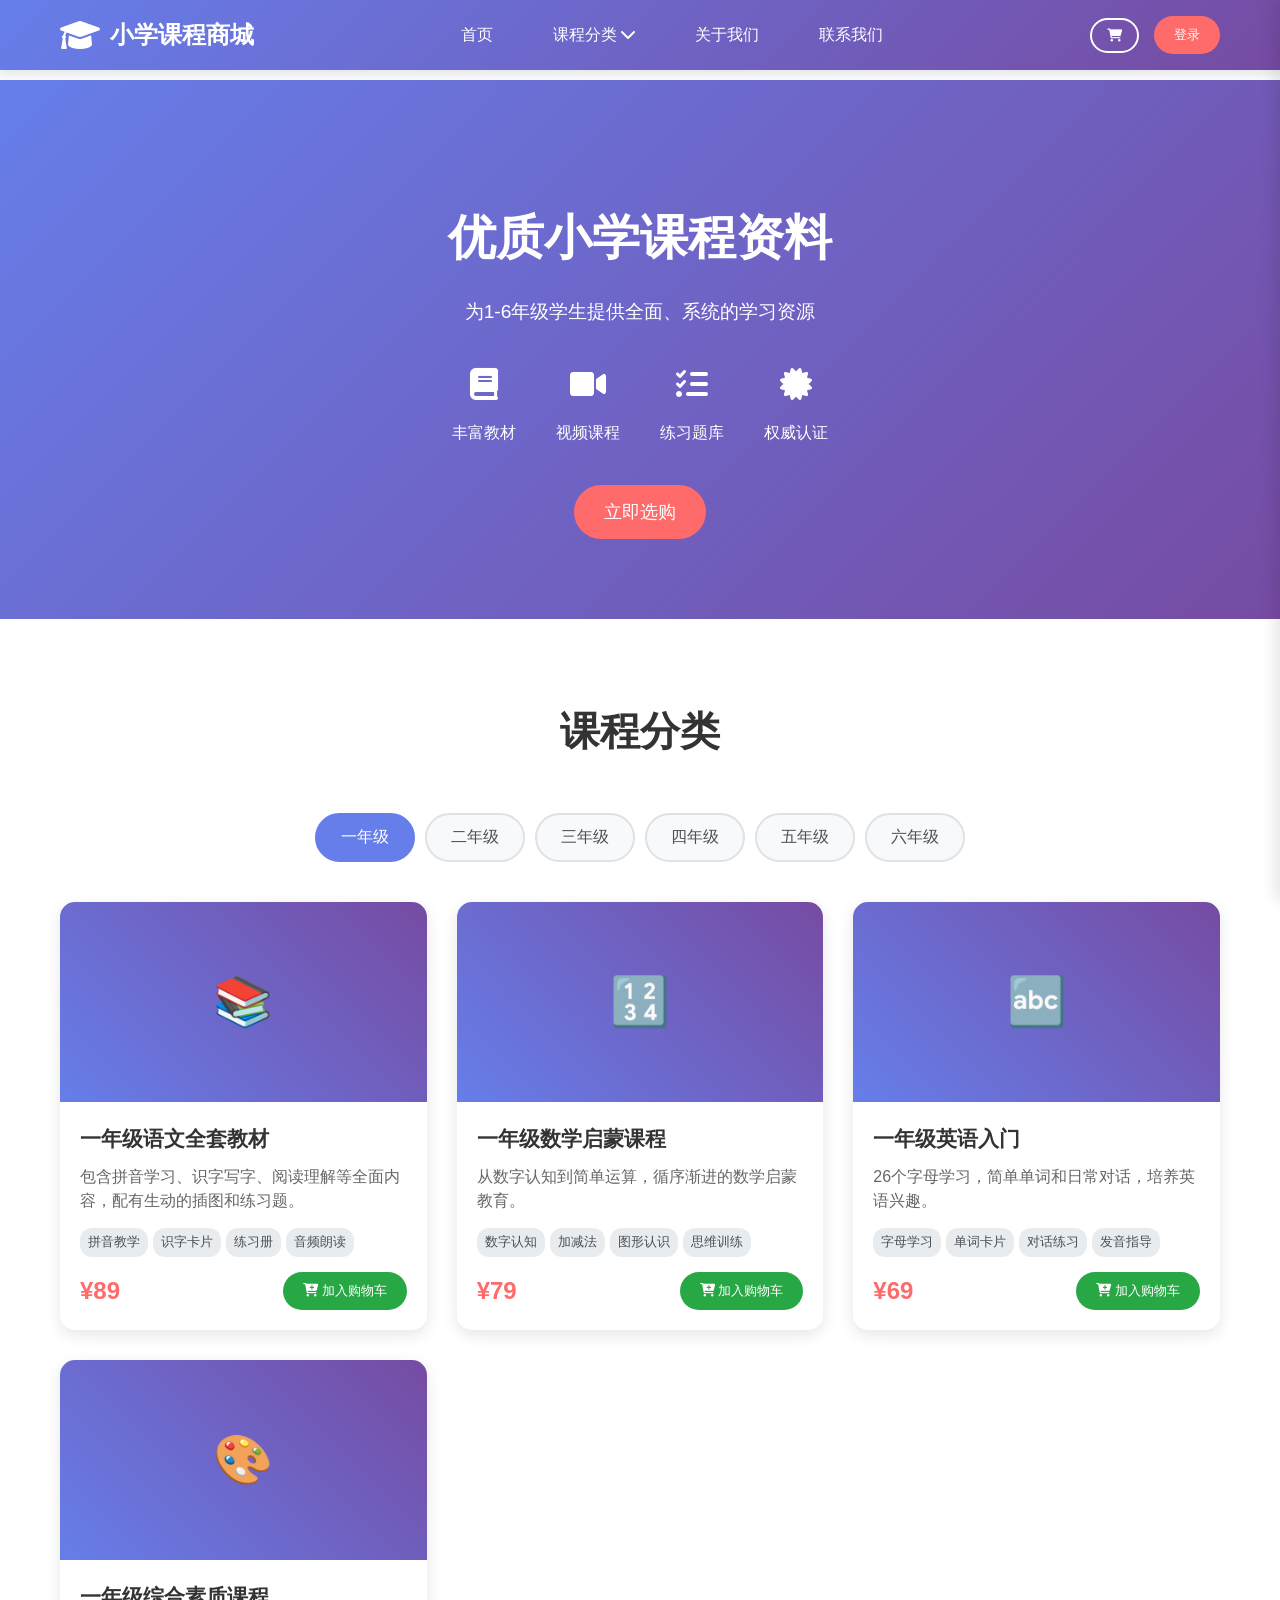
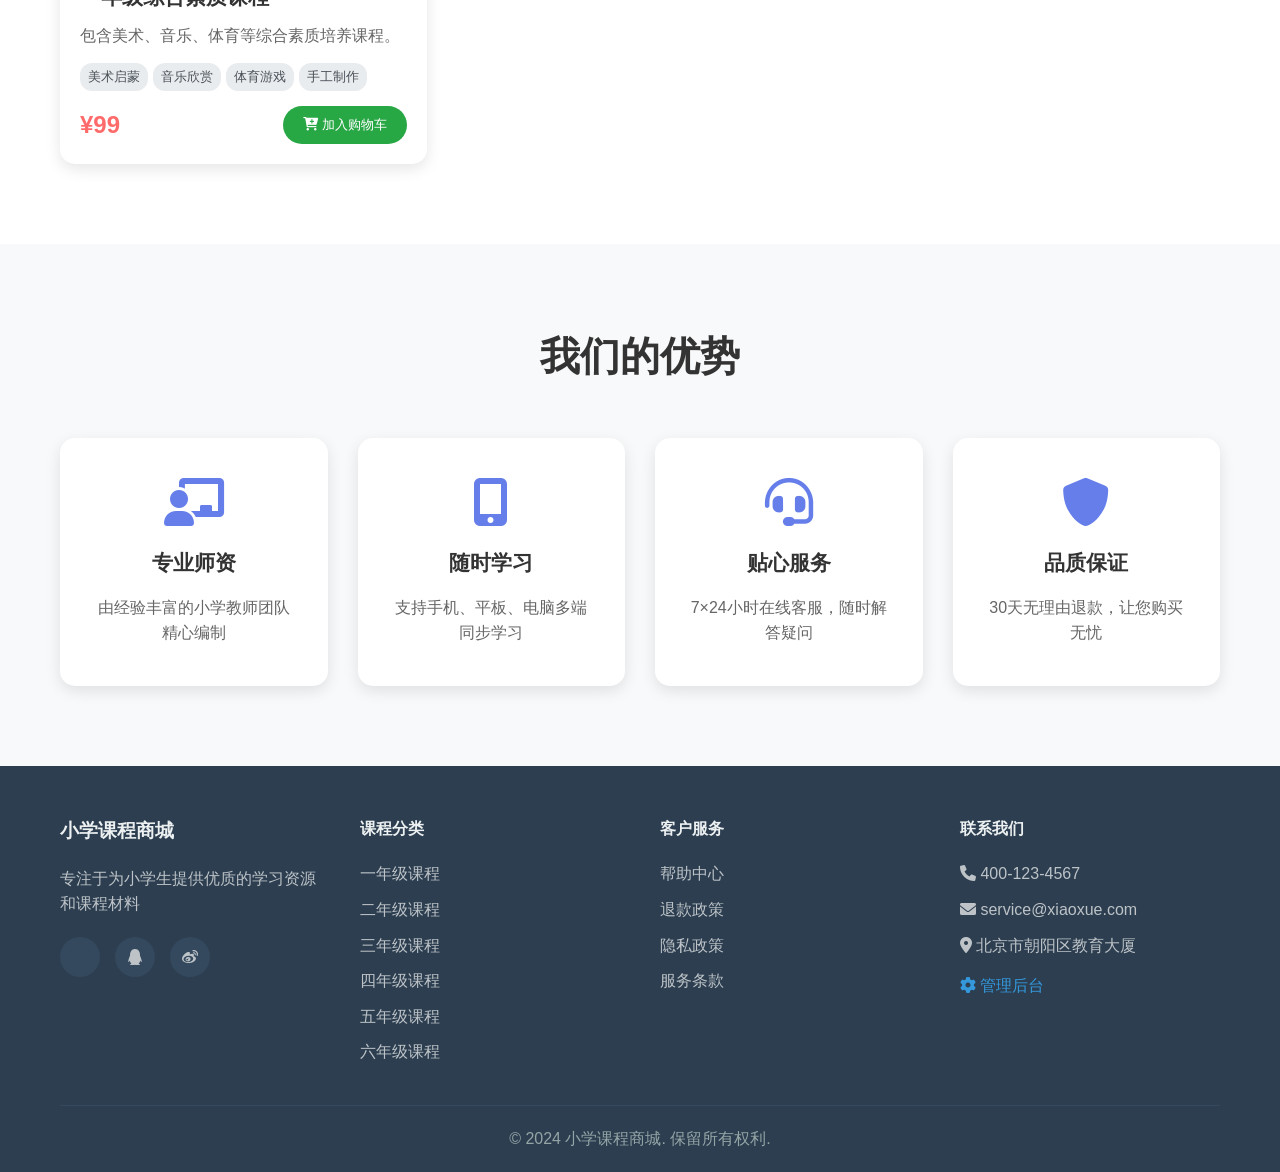
<file: index.html>
<!DOCTYPE html>
<html lang="zh-CN">
<head>
    <meta charset="UTF-8">
    <meta name="viewport" content="width=device-width, initial-scale=1.0">
    <title>小学课程资料商城 - 1-6年级优质教学资源</title>
    <link rel="stylesheet" href="css/style.css">
    <link rel="stylesheet" href="https://cdnjs.cloudflare.com/ajax/libs/font-awesome/6.0.0/css/all.min.css">
</head>
<body>
    <!-- 导航栏 -->
    <nav class="navbar">
        <div class="nav-container">
            <div class="nav-logo">
                <i class="fas fa-graduation-cap"></i>
                <span>小学课程商城</span>
            </div>
            <ul class="nav-menu">
                <li><a href="#home">首页</a></li>
                <li class="dropdown">
                    <a href="#courses">课程分类 <i class="fas fa-chevron-down"></i></a>
                    <div class="dropdown-content">
                        <a href="#grade1">一年级</a>
                        <a href="#grade2">二年级</a>
                        <a href="#grade3">三年级</a>
                        <a href="#grade4">四年级</a>
                        <a href="#grade5">五年级</a>
                        <a href="#grade6">六年级</a>
                    </div>
                </li>
                <li><a href="#about">关于我们</a></li>
                <li><a href="#contact">联系我们</a></li>
            </ul>
            <div class="nav-actions">
                <button class="cart-btn" onclick="toggleCart()">
                    <i class="fas fa-shopping-cart"></i>
                    <span class="cart-count">0</span>
                </button>
                <button class="login-btn" onclick="showLogin()">登录</button>
            </div>
            <div class="hamburger">
                <span></span>
                <span></span>
                <span></span>
            </div>
        </div>
    </nav>

    <!-- 主页横幅 -->
    <section id="home" class="hero">
        <div class="hero-content">
            <h1>优质小学课程资料</h1>
            <p>为1-6年级学生提供全面、系统的学习资源</p>
            <div class="hero-features">
                <div class="feature">
                    <i class="fas fa-book"></i>
                    <span>丰富教材</span>
                </div>
                <div class="feature">
                    <i class="fas fa-video"></i>
                    <span>视频课程</span>
                </div>
                <div class="feature">
                    <i class="fas fa-tasks"></i>
                    <span>练习题库</span>
                </div>
                <div class="feature">
                    <i class="fas fa-certificate"></i>
                    <span>权威认证</span>
                </div>
            </div>
            <button class="cta-btn" onclick="scrollToSection('courses')">立即选购</button>
        </div>
    </section>

    <!-- 课程分类 -->
    <section id="courses" class="courses-section">
        <div class="container">
            <h2>课程分类</h2>
            <div class="grade-tabs">
                <button class="tab-btn active" onclick="showGrade(1)">一年级</button>
                <button class="tab-btn" onclick="showGrade(2)">二年级</button>
                <button class="tab-btn" onclick="showGrade(3)">三年级</button>
                <button class="tab-btn" onclick="showGrade(4)">四年级</button>
                <button class="tab-btn" onclick="showGrade(5)">五年级</button>
                <button class="tab-btn" onclick="showGrade(6)">六年级</button>
            </div>
            
            <div id="courses-grid" class="courses-grid">
                <!-- 课程卡片将通过JavaScript动态生成 -->
            </div>
        </div>
    </section>

    <!-- 特色服务 -->
    <section class="features-section">
        <div class="container">
            <h2>我们的优势</h2>
            <div class="features-grid">
                <div class="feature-card">
                    <i class="fas fa-chalkboard-teacher"></i>
                    <h3>专业师资</h3>
                    <p>由经验丰富的小学教师团队精心编制</p>
                </div>
                <div class="feature-card">
                    <i class="fas fa-mobile-alt"></i>
                    <h3>随时学习</h3>
                    <p>支持手机、平板、电脑多端同步学习</p>
                </div>
                <div class="feature-card">
                    <i class="fas fa-headset"></i>
                    <h3>贴心服务</h3>
                    <p>7×24小时在线客服，随时解答疑问</p>
                </div>
                <div class="feature-card">
                    <i class="fas fa-shield-alt"></i>
                    <h3>品质保证</h3>
                    <p>30天无理由退款，让您购买无忧</p>
                </div>
            </div>
        </div>
    </section>

    <!-- 购物车侧边栏 -->
    <div id="cart-sidebar" class="cart-sidebar">
        <div class="cart-header">
            <h3>购物车</h3>
            <button class="close-cart" onclick="toggleCart()">
                <i class="fas fa-times"></i>
            </button>
        </div>
        <div class="cart-items" id="cart-items">
            <!-- 购物车商品将通过JavaScript动态生成 -->
        </div>
        <div class="cart-footer">
            <div class="cart-total">
                总计: ¥<span id="cart-total">0</span>
            </div>
            <button class="checkout-btn" onclick="checkout()">结算</button>
        </div>
    </div>

    <!-- 登录模态框 -->
    <div id="login-modal" class="modal">
        <div class="modal-content">
            <span class="close" onclick="hideLogin()">&times;</span>
            <h2>用户登录</h2>
            <form id="login-form">
                <div class="form-group">
                    <label for="username">用户名/手机号:</label>
                    <input type="text" id="username" name="username" required>
                </div>
                <div class="form-group">
                    <label for="password">密码:</label>
                    <input type="password" id="password" name="password" required>
                </div>
                <button type="submit">登录</button>
                <p class="register-link">还没有账号？<a href="#" onclick="showRegister()">立即注册</a></p>
            </form>
        </div>
    </div>

    <!-- 注册模态框 -->
    <div id="register-modal" class="modal">
        <div class="modal-content">
            <span class="close" onclick="hideRegister()">&times;</span>
            <h2>用户注册</h2>
            <form id="register-form">
                <div class="form-group">
                    <label for="reg-username">用户名:</label>
                    <input type="text" id="reg-username" name="username" required>
                </div>
                <div class="form-group">
                    <label for="reg-phone">手机号:</label>
                    <input type="tel" id="reg-phone" name="phone" required>
                </div>
                <div class="form-group">
                    <label for="reg-password">密码:</label>
                    <input type="password" id="reg-password" name="password" required>
                </div>
                <div class="form-group">
                    <label for="reg-confirm">确认密码:</label>
                    <input type="password" id="reg-confirm" name="confirm" required>
                </div>
                <button type="submit">注册</button>
                <p class="login-link">已有账号？<a href="#" onclick="showLogin()">立即登录</a></p>
            </form>
        </div>
    </div>

    <!-- 确认购买模态框 -->
    <div id="checkout-modal" class="modal">
        <div class="modal-content">
            <span class="close" onclick="hideCheckout()">&times;</span>
            <h2>确认购买</h2>
            <div id="checkout-details">
                <!-- 购买详情将通过JavaScript动态生成 -->
            </div>
            <div class="checkout-total">
                <strong>总金额: ¥<span id="checkout-total-amount">0</span></strong>
            </div>
            <div class="checkout-actions">
                <button class="cancel-btn" onclick="hideCheckout()">取消</button>
                <button class="confirm-btn" onclick="confirmPurchase()">确认购买</button>
            </div>
        </div>
    </div>

    <!-- 页脚 -->
    <footer class="footer">
        <div class="container">
            <div class="footer-content">
                <div class="footer-section">
                    <h3>小学课程商城</h3>
                    <p>专注于为小学生提供优质的学习资源和课程材料</p>
                    <div class="social-links">
                        <a href="#"><i class="fab fa-wechat"></i></a>
                        <a href="#"><i class="fab fa-qq"></i></a>
                        <a href="#"><i class="fab fa-weibo"></i></a>
                    </div>
                </div>
                <div class="footer-section">
                    <h4>课程分类</h4>
                    <ul>
                        <li><a href="#grade1">一年级课程</a></li>
                        <li><a href="#grade2">二年级课程</a></li>
                        <li><a href="#grade3">三年级课程</a></li>
                        <li><a href="#grade4">四年级课程</a></li>
                        <li><a href="#grade5">五年级课程</a></li>
                        <li><a href="#grade6">六年级课程</a></li>
                    </ul>
                </div>
                <div class="footer-section">
                    <h4>客户服务</h4>
                    <ul>
                        <li><a href="#help">帮助中心</a></li>
                        <li><a href="#refund">退款政策</a></li>
                        <li><a href="#privacy">隐私政策</a></li>
                        <li><a href="#terms">服务条款</a></li>
                    </ul>
                </div>
                <div class="footer-section">
                    <h4>联系我们</h4>
                    <p><i class="fas fa-phone"></i> 400-123-4567</p>
                    <p><i class="fas fa-envelope"></i> service@xiaoxue.com</p>
                    <p><i class="fas fa-map-marker-alt"></i> 北京市朝阳区教育大厦</p>
                    <p style="margin-top: 15px;">
                        <a href="admin.html" style="color: #3498db; text-decoration: none;">
                            <i class="fas fa-cog"></i> 管理后台
                        </a>
                    </p>
                </div>
            </div>
            <div class="footer-bottom">
                <p>&copy; 2024 小学课程商城. 保留所有权利.</p>
            </div>
        </div>
    </footer>

    <script src="js/script.js"></script>
</body>
</html>
</file>
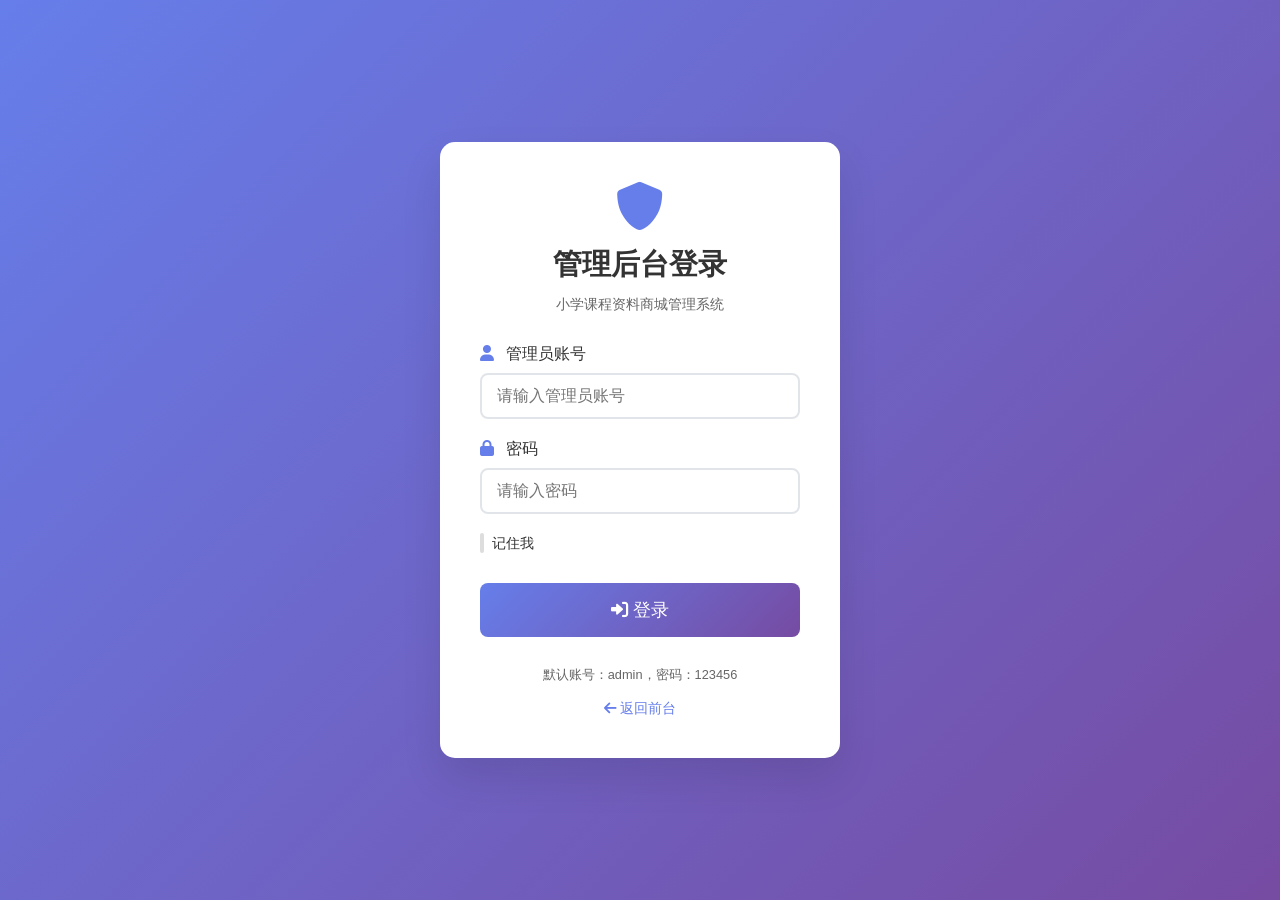
<file: admin.html>
<!DOCTYPE html>
<html lang="zh-CN">
<head>
    <meta charset="UTF-8">
    <meta name="viewport" content="width=device-width, initial-scale=1.0">
    <title>管理后台 - 小学课程资料商城</title>
    <link rel="stylesheet" href="css/admin.css">
    <link rel="stylesheet" href="https://cdnjs.cloudflare.com/ajax/libs/font-awesome/6.0.0/css/all.min.css">
</head>
<body>
    <!-- 登录页面 -->
    <div id="login-page" class="login-page">
        <div class="login-container">
            <div class="login-header">
                <i class="fas fa-shield-alt"></i>
                <h1>管理后台登录</h1>
                <p>小学课程资料商城管理系统</p>
            </div>
            <form id="admin-login-form" class="login-form">
                <div class="form-group">
                    <label for="admin-username">
                        <i class="fas fa-user"></i>
                        管理员账号
                    </label>
                    <input type="text" id="admin-username" name="username" placeholder="请输入管理员账号" required>
                </div>
                <div class="form-group">
                    <label for="admin-password">
                        <i class="fas fa-lock"></i>
                        密码
                    </label>
                    <input type="password" id="admin-password" name="password" placeholder="请输入密码" required>
                </div>
                <div class="form-group">
                    <label class="checkbox-label">
                        <input type="checkbox" id="remember-me">
                        <span class="checkmark"></span>
                        记住我
                    </label>
                </div>
                <button type="submit" class="login-btn">
                    <i class="fas fa-sign-in-alt"></i>
                    登录
                </button>
            </form>
            <div class="login-footer">
                <p>默认账号：admin，密码：123456</p>
                <a href="index.html">
                    <i class="fas fa-arrow-left"></i>
                    返回前台
                </a>
            </div>
        </div>
    </div>

    <!-- 管理后台主界面 -->
    <div id="admin-dashboard" class="admin-dashboard" style="display: none;">
        <!-- 侧边栏 -->
        <aside class="sidebar">
            <div class="sidebar-header">
                <i class="fas fa-graduation-cap"></i>
                <span>课程商城管理</span>
            </div>
            <nav class="sidebar-nav">
                <ul>
                    <li class="nav-item active">
                        <a href="#dashboard" onclick="showSection('dashboard')">
                            <i class="fas fa-tachometer-alt"></i>
                            <span>仪表盘</span>
                        </a>
                    </li>
                    <li class="nav-item">
                        <a href="#courses" onclick="showSection('courses')">
                            <i class="fas fa-book"></i>
                            <span>课程管理</span>
                        </a>
                    </li>
                    <li class="nav-item">
                        <a href="#orders" onclick="showSection('orders')">
                            <i class="fas fa-shopping-cart"></i>
                            <span>订单管理</span>
                        </a>
                    </li>
                    <li class="nav-item">
                        <a href="#users" onclick="showSection('users')">
                            <i class="fas fa-users"></i>
                            <span>用户管理</span>
                        </a>
                    </li>
                    <li class="nav-item">
                        <a href="#statistics" onclick="showSection('statistics')">
                            <i class="fas fa-chart-bar"></i>
                            <span>数据统计</span>
                        </a>
                    </li>
                    <li class="nav-item">
                        <a href="#settings" onclick="showSection('settings')">
                            <i class="fas fa-cog"></i>
                            <span>系统设置</span>
                        </a>
                    </li>
                </ul>
            </nav>
        </aside>

        <!-- 主内容区 -->
        <main class="main-content">
            <!-- 顶部导航 -->
            <header class="top-header">
                <div class="header-left">
                    <button class="sidebar-toggle">
                        <i class="fas fa-bars"></i>
                    </button>
                    <h2 id="page-title">仪表盘</h2>
                </div>
                <div class="header-right">
                    <div class="admin-info">
                        <span>欢迎，管理员</span>
                        <button class="logout-btn" onclick="logout()">
                            <i class="fas fa-sign-out-alt"></i>
                            退出
                        </button>
                    </div>
                </div>
            </header>

            <!-- 内容区域 -->
            <div class="content-area">
                <!-- 仪表盘 -->
                <section id="dashboard-section" class="content-section active">
                    <div class="stats-grid">
                        <div class="stat-card">
                            <div class="stat-icon">
                                <i class="fas fa-book"></i>
                            </div>
                            <div class="stat-info">
                                <h3>24</h3>
                                <p>课程总数</p>
                            </div>
                        </div>
                        <div class="stat-card">
                            <div class="stat-icon">
                                <i class="fas fa-users"></i>
                            </div>
                            <div class="stat-info">
                                <h3>156</h3>
                                <p>注册用户</p>
                            </div>
                        </div>
                        <div class="stat-card">
                            <div class="stat-icon">
                                <i class="fas fa-shopping-cart"></i>
                            </div>
                            <div class="stat-info">
                                <h3>89</h3>
                                <p>今日订单</p>
                            </div>
                        </div>
                        <div class="stat-card">
                            <div class="stat-icon">
                                <i class="fas fa-yen-sign"></i>
                            </div>
                            <div class="stat-info">
                                <h3>¥12,580</h3>
                                <p>今日收入</p>
                            </div>
                        </div>
                    </div>

                    <div class="dashboard-charts">
                        <div class="chart-container">
                            <h3>销售趋势</h3>
                            <div class="chart-placeholder">
                                <i class="fas fa-chart-line"></i>
                                <p>销售数据图表</p>
                            </div>
                        </div>
                        <div class="recent-orders">
                            <h3>最近订单</h3>
                            <div class="orders-list">
                                <div class="order-item">
                                    <span class="order-id">#001</span>
                                    <span class="order-user">张同学</span>
                                    <span class="order-amount">¥89</span>
                                    <span class="order-status paid">已支付</span>
                                </div>
                                <div class="order-item">
                                    <span class="order-id">#002</span>
                                    <span class="order-user">李同学</span>
                                    <span class="order-amount">¥95</span>
                                    <span class="order-status pending">待支付</span>
                                </div>
                                <div class="order-item">
                                    <span class="order-id">#003</span>
                                    <span class="order-user">王同学</span>
                                    <span class="order-amount">¥75</span>
                                    <span class="order-status paid">已支付</span>
                                </div>
                            </div>
                        </div>
                    </div>
                </section>

                <!-- 课程管理 -->
                <section id="courses-section" class="content-section">
                    <div class="section-header">
                        <h3>课程管理</h3>
                        <button class="btn btn-primary" onclick="showAddCourseModal()">
                            <i class="fas fa-plus"></i>
                            添加课程
                        </button>
                    </div>
                    <div class="table-container">
                        <table class="data-table">
                            <thead>
                                <tr>
                                    <th>ID</th>
                                    <th>课程名称</th>
                                    <th>年级</th>
                                    <th>价格</th>
                                    <th>状态</th>
                                    <th>操作</th>
                                </tr>
                            </thead>
                            <tbody id="courses-table-body">
                                <!-- 课程数据将通过JavaScript动态生成 -->
                            </tbody>
                        </table>
                    </div>
                </section>

                <!-- 订单管理 -->
                <section id="orders-section" class="content-section">
                    <div class="section-header">
                        <h3>订单管理</h3>
                        <div class="filter-controls">
                            <select id="order-status-filter">
                                <option value="">全部状态</option>
                                <option value="pending">待支付</option>
                                <option value="paid">已支付</option>
                                <option value="cancelled">已取消</option>
                            </select>
                            <input type="date" id="order-date-filter">
                        </div>
                    </div>
                    <div class="table-container">
                        <table class="data-table">
                            <thead>
                                <tr>
                                    <th>订单号</th>
                                    <th>用户</th>
                                    <th>课程</th>
                                    <th>金额</th>
                                    <th>状态</th>
                                    <th>时间</th>
                                    <th>操作</th>
                                </tr>
                            </thead>
                            <tbody id="orders-table-body">
                                <!-- 订单数据将通过JavaScript动态生成 -->
                            </tbody>
                        </table>
                    </div>
                </section>

                <!-- 用户管理 -->
                <section id="users-section" class="content-section">
                    <div class="section-header">
                        <h3>用户管理</h3>
                        <div class="search-box">
                            <input type="text" placeholder="搜索用户..." id="user-search">
                            <i class="fas fa-search"></i>
                        </div>
                    </div>
                    <div class="table-container">
                        <table class="data-table">
                            <thead>
                                <tr>
                                    <th>ID</th>
                                    <th>用户名</th>
                                    <th>手机号</th>
                                    <th>注册时间</th>
                                    <th>状态</th>
                                    <th>操作</th>
                                </tr>
                            </thead>
                            <tbody id="users-table-body">
                                <!-- 用户数据将通过JavaScript动态生成 -->
                            </tbody>
                        </table>
                    </div>
                </section>

                <!-- 数据统计 -->
                <section id="statistics-section" class="content-section">
                    <div class="section-header">
                        <h3>数据统计</h3>
                        <div class="date-range">
                            <input type="date" id="stats-start-date">
                            <span>至</span>
                            <input type="date" id="stats-end-date">
                            <button class="btn btn-primary">查询</button>
                        </div>
                    </div>
                    <div class="stats-content">
                        <div class="stats-summary">
                            <div class="summary-card">
                                <h4>总销售额</h4>
                                <p class="amount">¥45,680</p>
                            </div>
                            <div class="summary-card">
                                <h4>订单数量</h4>
                                <p class="count">342</p>
                            </div>
                            <div class="summary-card">
                                <h4>新增用户</h4>
                                <p class="count">28</p>
                            </div>
                        </div>
                        <div class="charts-grid">
                            <div class="chart-item">
                                <h4>课程销售排行</h4>
                                <div class="chart-placeholder">
                                    <i class="fas fa-chart-pie"></i>
                                    <p>饼图显示各课程销售占比</p>
                                </div>
                            </div>
                            <div class="chart-item">
                                <h4>用户增长趋势</h4>
                                <div class="chart-placeholder">
                                    <i class="fas fa-chart-area"></i>
                                    <p>用户注册增长曲线</p>
                                </div>
                            </div>
                        </div>
                    </div>
                </section>

                <!-- 系统设置 -->
                <section id="settings-section" class="content-section">
                    <div class="section-header">
                        <h3>系统设置</h3>
                    </div>
                    <div class="settings-content">
                        <div class="settings-group">
                            <h4>网站设置</h4>
                            <div class="setting-item">
                                <label>网站名称</label>
                                <input type="text" value="小学课程资料商城">
                            </div>
                            <div class="setting-item">
                                <label>客服电话</label>
                                <input type="text" value="400-123-4567">
                            </div>
                            <div class="setting-item">
                                <label>客服邮箱</label>
                                <input type="email" value="service@xiaoxue.com">
                            </div>
                        </div>
                        <div class="settings-group">
                            <h4>支付设置</h4>
                            <div class="setting-item">
                                <label class="checkbox-label">
                                    <input type="checkbox" checked>
                                    <span class="checkmark"></span>
                                    启用微信支付
                                </label>
                            </div>
                            <div class="setting-item">
                                <label class="checkbox-label">
                                    <input type="checkbox" checked>
                                    <span class="checkmark"></span>
                                    启用支付宝
                                </label>
                            </div>
                        </div>
                        <div class="settings-actions">
                            <button class="btn btn-primary">保存设置</button>
                            <button class="btn btn-secondary">重置</button>
                        </div>
                    </div>
                </section>
            </div>
        </main>
    </div>

    <!-- 添加课程模态框 -->
    <div id="add-course-modal" class="modal">
        <div class="modal-content">
            <div class="modal-header">
                <h3>添加课程</h3>
                <button class="close-modal" onclick="hideAddCourseModal()">
                    <i class="fas fa-times"></i>
                </button>
            </div>
            <form id="add-course-form" class="modal-form">
                <div class="form-row">
                    <div class="form-group">
                        <label>课程名称</label>
                        <input type="text" name="title" required>
                    </div>
                    <div class="form-group">
                        <label>年级</label>
                        <select name="grade" required>
                            <option value="">选择年级</option>
                            <option value="1">一年级</option>
                            <option value="2">二年级</option>
                            <option value="3">三年级</option>
                            <option value="4">四年级</option>
                            <option value="5">五年级</option>
                            <option value="6">六年级</option>
                        </select>
                    </div>
                </div>
                <div class="form-row">
                    <div class="form-group">
                        <label>价格</label>
                        <input type="number" name="price" min="0" step="0.01" required>
                    </div>
                    <div class="form-group">
                        <label>图标</label>
                        <input type="text" name="icon" placeholder="如：📚">
                    </div>
                </div>
                <div class="form-group">
                    <label>课程描述</label>
                    <textarea name="description" rows="3" required></textarea>
                </div>
                <div class="form-group">
                    <label>课程特色（用逗号分隔）</label>
                    <input type="text" name="features" placeholder="如：视频教学,练习题库,专业指导">
                </div>
                <div class="modal-actions">
                    <button type="submit" class="btn btn-primary">添加课程</button>
                    <button type="button" class="btn btn-secondary" onclick="hideAddCourseModal()">取消</button>
                </div>
            </form>
        </div>
    </div>

    <script src="js/admin.js"></script>
</body>
</html>
</file>
<file: css/style.css>
/* 基础样式重置 */
* {
    margin: 0;
    padding: 0;
    box-sizing: border-box;
}

body {
    font-family: 'Microsoft YaHei', Arial, sans-serif;
    line-height: 1.6;
    color: #333;
    background-color: #f8f9fa;
}

.container {
    max-width: 1200px;
    margin: 0 auto;
    padding: 0 20px;
}

/* 导航栏样式 */
.navbar {
    background: linear-gradient(135deg, #667eea 0%, #764ba2 100%);
    padding: 1rem 0;
    position: fixed;
    top: 0;
    width: 100%;
    z-index: 1000;
    box-shadow: 0 2px 10px rgba(0,0,0,0.1);
}

.nav-container {
    max-width: 1200px;
    margin: 0 auto;
    padding: 0 20px;
    display: flex;
    justify-content: space-between;
    align-items: center;
}

.nav-logo {
    display: flex;
    align-items: center;
    color: white;
    font-size: 1.5rem;
    font-weight: bold;
}

.nav-logo i {
    margin-right: 10px;
    font-size: 2rem;
}

.nav-menu {
    display: flex;
    list-style: none;
    align-items: center;
}

.nav-menu li {
    margin: 0 15px;
    position: relative;
}

.nav-menu a {
    color: white;
    text-decoration: none;
    padding: 10px 15px;
    border-radius: 5px;
    transition: background-color 0.3s;
}

.nav-menu a:hover {
    background-color: rgba(255,255,255,0.1);
}

/* 下拉菜单 */
.dropdown-content {
    display: none;
    position: absolute;
    top: 100%;
    left: 0;
    background-color: white;
    min-width: 160px;
    box-shadow: 0 8px 16px rgba(0,0,0,0.2);
    border-radius: 5px;
    z-index: 1;
}

.dropdown-content a {
    color: #333;
    padding: 12px 16px;
    text-decoration: none;
    display: block;
}

.dropdown-content a:hover {
    background-color: #f1f1f1;
}

.dropdown:hover .dropdown-content {
    display: block;
}

.nav-actions {
    display: flex;
    align-items: center;
    gap: 15px;
}

.cart-btn {
    background: none;
    border: 2px solid white;
    color: white;
    padding: 8px 15px;
    border-radius: 25px;
    cursor: pointer;
    position: relative;
    transition: all 0.3s;
}

.cart-btn:hover {
    background-color: white;
    color: #667eea;
}

.cart-count {
    position: absolute;
    top: -8px;
    right: -8px;
    background-color: #ff4757;
    color: white;
    border-radius: 50%;
    width: 20px;
    height: 20px;
    font-size: 12px;
    display: flex;
    align-items: center;
    justify-content: center;
}

.login-btn {
    background-color: #ff6b6b;
    color: white;
    border: none;
    padding: 10px 20px;
    border-radius: 25px;
    cursor: pointer;
    transition: background-color 0.3s;
}

.login-btn:hover {
    background-color: #ff5252;
}

.hamburger {
    display: none;
    flex-direction: column;
    cursor: pointer;
}

.hamburger span {
    width: 25px;
    height: 3px;
    background-color: white;
    margin: 3px 0;
    transition: 0.3s;
}

/* 主页横幅 */
.hero {
    background: linear-gradient(135deg, #667eea 0%, #764ba2 100%);
    color: white;
    padding: 120px 0 80px;
    text-align: center;
    margin-top: 80px;
}

.hero-content h1 {
    font-size: 3rem;
    margin-bottom: 20px;
    animation: fadeInUp 1s ease-out;
}

.hero-content p {
    font-size: 1.2rem;
    margin-bottom: 40px;
    animation: fadeInUp 1s ease-out 0.2s both;
}

.hero-features {
    display: flex;
    justify-content: center;
    gap: 40px;
    margin-bottom: 40px;
    animation: fadeInUp 1s ease-out 0.4s both;
}

.feature {
    display: flex;
    flex-direction: column;
    align-items: center;
    gap: 10px;
}

.feature i {
    font-size: 2rem;
    margin-bottom: 10px;
}

.cta-btn {
    background-color: #ff6b6b;
    color: white;
    border: none;
    padding: 15px 30px;
    font-size: 1.1rem;
    border-radius: 30px;
    cursor: pointer;
    transition: all 0.3s;
    animation: fadeInUp 1s ease-out 0.6s both;
}

.cta-btn:hover {
    background-color: #ff5252;
    transform: translateY(-2px);
    box-shadow: 0 5px 15px rgba(255,107,107,0.4);
}

/* 课程分类 */
.courses-section {
    padding: 80px 0;
    background-color: white;
}

.courses-section h2 {
    text-align: center;
    font-size: 2.5rem;
    margin-bottom: 50px;
    color: #333;
}

.grade-tabs {
    display: flex;
    justify-content: center;
    margin-bottom: 40px;
    flex-wrap: wrap;
    gap: 10px;
}

.tab-btn {
    background-color: #f8f9fa;
    border: 2px solid #dee2e6;
    color: #495057;
    padding: 12px 24px;
    border-radius: 25px;
    cursor: pointer;
    transition: all 0.3s;
    font-size: 1rem;
}

.tab-btn.active,
.tab-btn:hover {
    background-color: #667eea;
    border-color: #667eea;
    color: white;
}

.courses-grid {
    display: grid;
    grid-template-columns: repeat(auto-fit, minmax(300px, 1fr));
    gap: 30px;
    margin-top: 40px;
}

.course-card {
    background: white;
    border-radius: 15px;
    overflow: hidden;
    box-shadow: 0 5px 15px rgba(0,0,0,0.1);
    transition: transform 0.3s, box-shadow 0.3s;
}

.course-card:hover {
    transform: translateY(-5px);
    box-shadow: 0 10px 25px rgba(0,0,0,0.15);
}

.course-image {
    height: 200px;
    background: linear-gradient(45deg, #667eea, #764ba2);
    display: flex;
    align-items: center;
    justify-content: center;
    color: white;
    font-size: 3rem;
}

.course-content {
    padding: 20px;
}

.course-title {
    font-size: 1.3rem;
    font-weight: bold;
    margin-bottom: 10px;
    color: #333;
}

.course-description {
    color: #666;
    margin-bottom: 15px;
    line-height: 1.5;
}

.course-features {
    display: flex;
    flex-wrap: wrap;
    gap: 5px;
    margin-bottom: 15px;
}

.feature-tag {
    background-color: #e9ecef;
    color: #495057;
    padding: 4px 8px;
    border-radius: 12px;
    font-size: 0.8rem;
}

.course-footer {
    display: flex;
    justify-content: space-between;
    align-items: center;
}

.course-price {
    font-size: 1.5rem;
    font-weight: bold;
    color: #ff6b6b;
}

.add-to-cart {
    background-color: #28a745;
    color: white;
    border: none;
    padding: 10px 20px;
    border-radius: 20px;
    cursor: pointer;
    transition: background-color 0.3s;
}

.add-to-cart:hover {
    background-color: #218838;
}

/* 特色服务 */
.features-section {
    padding: 80px 0;
    background-color: #f8f9fa;
}

.features-section h2 {
    text-align: center;
    font-size: 2.5rem;
    margin-bottom: 50px;
    color: #333;
}

.features-grid {
    display: grid;
    grid-template-columns: repeat(auto-fit, minmax(250px, 1fr));
    gap: 30px;
}

.feature-card {
    background: white;
    padding: 40px 30px;
    border-radius: 15px;
    text-align: center;
    box-shadow: 0 5px 15px rgba(0,0,0,0.1);
    transition: transform 0.3s;
}

.feature-card:hover {
    transform: translateY(-5px);
}

.feature-card i {
    font-size: 3rem;
    color: #667eea;
    margin-bottom: 20px;
}

.feature-card h3 {
    font-size: 1.3rem;
    margin-bottom: 15px;
    color: #333;
}

.feature-card p {
    color: #666;
    line-height: 1.6;
}

/* 购物车侧边栏 */
.cart-sidebar {
    position: fixed;
    top: 0;
    right: -400px;
    width: 400px;
    height: 100vh;
    background: white;
    box-shadow: -5px 0 15px rgba(0,0,0,0.1);
    transition: right 0.3s;
    z-index: 1001;
    display: flex;
    flex-direction: column;
}

.cart-sidebar.open {
    right: 0;
}

.cart-header {
    padding: 20px;
    border-bottom: 1px solid #dee2e6;
    display: flex;
    justify-content: space-between;
    align-items: center;
}

.cart-header h3 {
    margin: 0;
    color: #333;
}

.close-cart {
    background: none;
    border: none;
    font-size: 1.5rem;
    cursor: pointer;
    color: #666;
}

.cart-items {
    flex: 1;
    overflow-y: auto;
    padding: 20px;
}

.cart-item {
    display: flex;
    justify-content: space-between;
    align-items: center;
    padding: 15px 0;
    border-bottom: 1px solid #eee;
}

.cart-item-info h4 {
    margin: 0 0 5px 0;
    color: #333;
}

.cart-item-info p {
    margin: 0;
    color: #666;
    font-size: 0.9rem;
}

.cart-item-price {
    font-weight: bold;
    color: #ff6b6b;
}

.remove-item {
    background: none;
    border: none;
    color: #dc3545;
    cursor: pointer;
    margin-left: 10px;
}

.cart-footer {
    padding: 20px;
    border-top: 1px solid #dee2e6;
}

.cart-total {
    font-size: 1.2rem;
    font-weight: bold;
    margin-bottom: 15px;
    text-align: center;
}

.checkout-btn {
    width: 100%;
    background-color: #28a745;
    color: white;
    border: none;
    padding: 15px;
    border-radius: 5px;
    font-size: 1.1rem;
    cursor: pointer;
    transition: background-color 0.3s;
}

.checkout-btn:hover {
    background-color: #218838;
}

/* 模态框 */
.modal {
    display: none;
    position: fixed;
    z-index: 1002;
    left: 0;
    top: 0;
    width: 100%;
    height: 100%;
    background-color: rgba(0,0,0,0.5);
}

.modal-content {
    background-color: white;
    margin: 10% auto;
    padding: 30px;
    border-radius: 10px;
    width: 90%;
    max-width: 400px;
    position: relative;
}

.close {
    position: absolute;
    right: 15px;
    top: 15px;
    font-size: 28px;
    font-weight: bold;
    cursor: pointer;
    color: #aaa;
}

.close:hover {
    color: #000;
}

.modal h2 {
    margin-bottom: 20px;
    text-align: center;
    color: #333;
}

.form-group {
    margin-bottom: 20px;
}

.form-group label {
    display: block;
    margin-bottom: 5px;
    color: #333;
    font-weight: bold;
}

.form-group input {
    width: 100%;
    padding: 10px;
    border: 1px solid #ddd;
    border-radius: 5px;
    font-size: 1rem;
}

.form-group input:focus {
    outline: none;
    border-color: #667eea;
}

.modal button[type="submit"] {
    width: 100%;
    background-color: #667eea;
    color: white;
    border: none;
    padding: 12px;
    border-radius: 5px;
    font-size: 1.1rem;
    cursor: pointer;
    transition: background-color 0.3s;
}

.modal button[type="submit"]:hover {
    background-color: #5a6fd8;
}

.register-link,
.login-link {
    text-align: center;
    margin-top: 15px;
}

.register-link a,
.login-link a {
    color: #667eea;
    text-decoration: none;
}

.register-link a:hover,
.login-link a:hover {
    text-decoration: underline;
}

/* 确认购买模态框 */
#checkout-details {
    margin-bottom: 20px;
}

.checkout-item {
    display: flex;
    justify-content: space-between;
    align-items: center;
    padding: 10px 0;
    border-bottom: 1px solid #eee;
}

.checkout-item:last-child {
    border-bottom: none;
}

.checkout-item-info h4 {
    margin: 0 0 5px 0;
    color: #333;
}

.checkout-item-info p {
    margin: 0;
    color: #666;
    font-size: 0.9rem;
}

.checkout-item-price {
    font-weight: bold;
    color: #ff6b6b;
}

.checkout-total {
    text-align: center;
    font-size: 1.2rem;
    margin: 20px 0;
    padding: 15px;
    background-color: #f8f9fa;
    border-radius: 5px;
}

.checkout-actions {
    display: flex;
    gap: 15px;
    justify-content: center;
}

.cancel-btn,
.confirm-btn {
    padding: 12px 30px;
    border: none;
    border-radius: 5px;
    font-size: 1rem;
    cursor: pointer;
    transition: background-color 0.3s;
}

.cancel-btn {
    background-color: #6c757d;
    color: white;
}

.cancel-btn:hover {
    background-color: #5a6268;
}

.confirm-btn {
    background-color: #28a745;
    color: white;
}

.confirm-btn:hover {
    background-color: #218838;
}

/* 页脚 */
.footer {
    background-color: #2c3e50;
    color: white;
    padding: 50px 0 20px;
}

.footer-content {
    display: grid;
    grid-template-columns: repeat(auto-fit, minmax(250px, 1fr));
    gap: 40px;
    margin-bottom: 30px;
}

.footer-section h3,
.footer-section h4 {
    margin-bottom: 20px;
    color: #ecf0f1;
}

.footer-section p,
.footer-section li {
    margin-bottom: 10px;
    color: #bdc3c7;
}

.footer-section ul {
    list-style: none;
}

.footer-section a {
    color: #bdc3c7;
    text-decoration: none;
    transition: color 0.3s;
}

.footer-section a:hover {
    color: #3498db;
}

.social-links {
    display: flex;
    gap: 15px;
    margin-top: 20px;
}

.social-links a {
    display: flex;
    align-items: center;
    justify-content: center;
    width: 40px;
    height: 40px;
    background-color: #34495e;
    border-radius: 50%;
    transition: background-color 0.3s;
}

.social-links a:hover {
    background-color: #3498db;
}

.footer-bottom {
    text-align: center;
    padding-top: 20px;
    border-top: 1px solid #34495e;
    color: #95a5a6;
}

/* 动画 */
@keyframes fadeInUp {
    from {
        opacity: 0;
        transform: translateY(30px);
    }
    to {
        opacity: 1;
        transform: translateY(0);
    }
}

/* 响应式设计 */
@media (max-width: 768px) {
    .nav-menu {
        display: none;
    }
    
    .hamburger {
        display: flex;
    }
    
    .hero-content h1 {
        font-size: 2rem;
    }
    
    .hero-features {
        flex-direction: column;
        gap: 20px;
    }
    
    .grade-tabs {
        flex-direction: column;
        align-items: center;
    }
    
    .courses-grid {
        grid-template-columns: 1fr;
    }
    
    .cart-sidebar {
        width: 100%;
        right: -100%;
    }
    
    .modal-content {
        margin: 20% auto;
        width: 95%;
    }
    
    .footer-content {
        grid-template-columns: 1fr;
        text-align: center;
    }
}

@media (max-width: 480px) {
    .container {
        padding: 0 15px;
    }
    
    .nav-container {
        padding: 0 15px;
    }
    
    .hero {
        padding: 100px 0 60px;
    }
    
    .courses-section,
    .features-section {
        padding: 60px 0;
    }
    
    .course-card,
    .feature-card {
        margin: 0 15px;
    }
}
</file>
<file: css/admin.css>
/* 管理后台样式 */
* {
    margin: 0;
    padding: 0;
    box-sizing: border-box;
}

body {
    font-family: 'Microsoft YaHei', Arial, sans-serif;
    background-color: #f5f5f5;
    color: #333;
}

/* 登录页面样式 */
.login-page {
    min-height: 100vh;
    background: linear-gradient(135deg, #667eea 0%, #764ba2 100%);
    display: flex;
    align-items: center;
    justify-content: center;
    padding: 20px;
}

.login-container {
    background: white;
    border-radius: 15px;
    padding: 40px;
    box-shadow: 0 20px 40px rgba(0,0,0,0.1);
    width: 100%;
    max-width: 400px;
    text-align: center;
}

.login-header {
    margin-bottom: 30px;
}

.login-header i {
    font-size: 3rem;
    color: #667eea;
    margin-bottom: 15px;
}

.login-header h1 {
    font-size: 1.8rem;
    margin-bottom: 10px;
    color: #333;
}

.login-header p {
    color: #666;
    font-size: 0.9rem;
}

.login-form {
    text-align: left;
}

.form-group {
    margin-bottom: 20px;
}

.form-group label {
    display: block;
    margin-bottom: 8px;
    color: #333;
    font-weight: 500;
}

.form-group label i {
    margin-right: 8px;
    color: #667eea;
}

.form-group input {
    width: 100%;
    padding: 12px 15px;
    border: 2px solid #e1e5e9;
    border-radius: 8px;
    font-size: 1rem;
    transition: border-color 0.3s;
}

.form-group input:focus {
    outline: none;
    border-color: #667eea;
}

.checkbox-label {
    display: flex;
    align-items: center;
    cursor: pointer;
    font-size: 0.9rem;
}

.checkbox-label input[type="checkbox"] {
    display: none;
}

.checkmark {
    width: 18px;
    height: 18px;
    border: 2px solid #ddd;
    border-radius: 3px;
    margin-right: 8px;
    position: relative;
    transition: all 0.3s;
}

.checkbox-label input[type="checkbox"]:checked + .checkmark {
    background-color: #667eea;
    border-color: #667eea;
}

.checkbox-label input[type="checkbox"]:checked + .checkmark::after {
    content: '\f00c';
    font-family: 'Font Awesome 6 Free';
    font-weight: 900;
    color: white;
    font-size: 10px;
    position: absolute;
    top: 50%;
    left: 50%;
    transform: translate(-50%, -50%);
}

.login-btn {
    width: 100%;
    background: linear-gradient(135deg, #667eea 0%, #764ba2 100%);
    color: white;
    border: none;
    padding: 15px;
    border-radius: 8px;
    font-size: 1.1rem;
    cursor: pointer;
    transition: transform 0.3s;
    margin-top: 10px;
}

.login-btn:hover {
    transform: translateY(-2px);
}

.login-footer {
    margin-top: 30px;
    text-align: center;
}

.login-footer p {
    color: #666;
    font-size: 0.8rem;
    margin-bottom: 15px;
}

.login-footer a {
    color: #667eea;
    text-decoration: none;
    font-size: 0.9rem;
}

.login-footer a:hover {
    text-decoration: underline;
}

/* 管理后台主界面 */
.admin-dashboard {
    display: flex;
    min-height: 100vh;
}

/* 侧边栏 */
.sidebar {
    width: 250px;
    background: #2c3e50;
    color: white;
    position: fixed;
    height: 100vh;
    overflow-y: auto;
    transition: transform 0.3s;
}

.sidebar-header {
    padding: 20px;
    border-bottom: 1px solid #34495e;
    display: flex;
    align-items: center;
    font-size: 1.2rem;
    font-weight: bold;
}

.sidebar-header i {
    margin-right: 10px;
    font-size: 1.5rem;
    color: #3498db;
}

.sidebar-nav ul {
    list-style: none;
    padding: 20px 0;
}

.nav-item {
    margin-bottom: 5px;
}

.nav-item a {
    display: flex;
    align-items: center;
    padding: 15px 20px;
    color: #bdc3c7;
    text-decoration: none;
    transition: all 0.3s;
}

.nav-item a:hover,
.nav-item.active a {
    background-color: #34495e;
    color: #3498db;
}

.nav-item a i {
    margin-right: 12px;
    width: 20px;
    text-align: center;
}

/* 主内容区 */
.main-content {
    flex: 1;
    margin-left: 250px;
    background-color: #f8f9fa;
}

/* 顶部导航 */
.top-header {
    background: white;
    padding: 15px 30px;
    box-shadow: 0 2px 4px rgba(0,0,0,0.1);
    display: flex;
    justify-content: space-between;
    align-items: center;
}

.header-left {
    display: flex;
    align-items: center;
}

.sidebar-toggle {
    background: none;
    border: none;
    font-size: 1.2rem;
    color: #666;
    cursor: pointer;
    margin-right: 15px;
    display: none;
}

#page-title {
    color: #333;
    font-size: 1.5rem;
}

.header-right {
    display: flex;
    align-items: center;
}

.admin-info {
    display: flex;
    align-items: center;
    gap: 15px;
}

.logout-btn {
    background: #e74c3c;
    color: white;
    border: none;
    padding: 8px 15px;
    border-radius: 5px;
    cursor: pointer;
    transition: background-color 0.3s;
}

.logout-btn:hover {
    background: #c0392b;
}

/* 内容区域 */
.content-area {
    padding: 30px;
}

.content-section {
    display: none;
}

.content-section.active {
    display: block;
}

/* 仪表盘样式 */
.stats-grid {
    display: grid;
    grid-template-columns: repeat(auto-fit, minmax(250px, 1fr));
    gap: 20px;
    margin-bottom: 30px;
}

.stat-card {
    background: white;
    padding: 25px;
    border-radius: 10px;
    box-shadow: 0 2px 10px rgba(0,0,0,0.1);
    display: flex;
    align-items: center;
}

.stat-icon {
    width: 60px;
    height: 60px;
    border-radius: 50%;
    display: flex;
    align-items: center;
    justify-content: center;
    margin-right: 20px;
    font-size: 1.5rem;
    color: white;
}

.stat-card:nth-child(1) .stat-icon {
    background: linear-gradient(135deg, #667eea, #764ba2);
}

.stat-card:nth-child(2) .stat-icon {
    background: linear-gradient(135deg, #f093fb, #f5576c);
}

.stat-card:nth-child(3) .stat-icon {
    background: linear-gradient(135deg, #4facfe, #00f2fe);
}

.stat-card:nth-child(4) .stat-icon {
    background: linear-gradient(135deg, #43e97b, #38f9d7);
}

.stat-info h3 {
    font-size: 2rem;
    margin-bottom: 5px;
    color: #333;
}

.stat-info p {
    color: #666;
    font-size: 0.9rem;
}

.dashboard-charts {
    display: grid;
    grid-template-columns: 2fr 1fr;
    gap: 20px;
}

.chart-container,
.recent-orders {
    background: white;
    padding: 25px;
    border-radius: 10px;
    box-shadow: 0 2px 10px rgba(0,0,0,0.1);
}

.chart-container h3,
.recent-orders h3 {
    margin-bottom: 20px;
    color: #333;
}

.chart-placeholder {
    height: 300px;
    display: flex;
    flex-direction: column;
    align-items: center;
    justify-content: center;
    background: #f8f9fa;
    border-radius: 8px;
    color: #666;
}

.chart-placeholder i {
    font-size: 3rem;
    margin-bottom: 10px;
}

.orders-list {
    max-height: 300px;
    overflow-y: auto;
}

.order-item {
    display: grid;
    grid-template-columns: 1fr 1fr 1fr 1fr;
    gap: 10px;
    padding: 15px 0;
    border-bottom: 1px solid #eee;
    align-items: center;
}

.order-item:last-child {
    border-bottom: none;
}

.order-status {
    padding: 4px 8px;
    border-radius: 12px;
    font-size: 0.8rem;
    text-align: center;
}

.order-status.paid {
    background: #d4edda;
    color: #155724;
}

.order-status.pending {
    background: #fff3cd;
    color: #856404;
}

/* 表格样式 */
.section-header {
    display: flex;
    justify-content: space-between;
    align-items: center;
    margin-bottom: 20px;
}

.section-header h3 {
    color: #333;
    font-size: 1.5rem;
}

.table-container {
    background: white;
    border-radius: 10px;
    overflow: hidden;
    box-shadow: 0 2px 10px rgba(0,0,0,0.1);
}

.data-table {
    width: 100%;
    border-collapse: collapse;
}

.data-table th,
.data-table td {
    padding: 15px;
    text-align: left;
    border-bottom: 1px solid #eee;
}

.data-table th {
    background: #f8f9fa;
    font-weight: 600;
    color: #333;
}

.data-table tr:hover {
    background: #f8f9fa;
}

/* 按钮样式 */
.btn {
    padding: 10px 20px;
    border: none;
    border-radius: 5px;
    cursor: pointer;
    font-size: 0.9rem;
    transition: all 0.3s;
    text-decoration: none;
    display: inline-flex;
    align-items: center;
    gap: 8px;
}

.btn-primary {
    background: #667eea;
    color: white;
}

.btn-primary:hover {
    background: #5a6fd8;
}

.btn-secondary {
    background: #6c757d;
    color: white;
}

.btn-secondary:hover {
    background: #5a6268;
}

.btn-success {
    background: #28a745;
    color: white;
}

.btn-success:hover {
    background: #218838;
}

.btn-danger {
    background: #dc3545;
    color: white;
}

.btn-danger:hover {
    background: #c82333;
}

.btn-sm {
    padding: 5px 10px;
    font-size: 0.8rem;
}

/* 过滤控件 */
.filter-controls {
    display: flex;
    gap: 15px;
    align-items: center;
}

.filter-controls select,
.filter-controls input {
    padding: 8px 12px;
    border: 1px solid #ddd;
    border-radius: 5px;
    font-size: 0.9rem;
}

/* 搜索框 */
.search-box {
    position: relative;
}

.search-box input {
    padding: 10px 40px 10px 15px;
    border: 1px solid #ddd;
    border-radius: 25px;
    width: 250px;
    font-size: 0.9rem;
}

.search-box i {
    position: absolute;
    right: 15px;
    top: 50%;
    transform: translateY(-50%);
    color: #666;
}

/* 统计页面 */
.date-range {
    display: flex;
    align-items: center;
    gap: 10px;
}

.date-range input {
    padding: 8px 12px;
    border: 1px solid #ddd;
    border-radius: 5px;
}

.stats-content {
    display: flex;
    flex-direction: column;
    gap: 30px;
}

.stats-summary {
    display: grid;
    grid-template-columns: repeat(auto-fit, minmax(200px, 1fr));
    gap: 20px;
}

.summary-card {
    background: white;
    padding: 25px;
    border-radius: 10px;
    box-shadow: 0 2px 10px rgba(0,0,0,0.1);
    text-align: center;
}

.summary-card h4 {
    color: #666;
    margin-bottom: 10px;
    font-size: 0.9rem;
}

.summary-card .amount {
    font-size: 2rem;
    font-weight: bold;
    color: #28a745;
}

.summary-card .count {
    font-size: 2rem;
    font-weight: bold;
    color: #667eea;
}

.charts-grid {
    display: grid;
    grid-template-columns: 1fr 1fr;
    gap: 20px;
}

.chart-item {
    background: white;
    padding: 25px;
    border-radius: 10px;
    box-shadow: 0 2px 10px rgba(0,0,0,0.1);
}

.chart-item h4 {
    margin-bottom: 20px;
    color: #333;
}

/* 设置页面 */
.settings-content {
    background: white;
    padding: 30px;
    border-radius: 10px;
    box-shadow: 0 2px 10px rgba(0,0,0,0.1);
}

.settings-group {
    margin-bottom: 30px;
    padding-bottom: 20px;
    border-bottom: 1px solid #eee;
}

.settings-group:last-of-type {
    border-bottom: none;
}

.settings-group h4 {
    margin-bottom: 20px;
    color: #333;
}

.setting-item {
    margin-bottom: 20px;
}

.setting-item label {
    display: block;
    margin-bottom: 8px;
    color: #333;
    font-weight: 500;
}

.setting-item input {
    width: 100%;
    max-width: 400px;
    padding: 10px 15px;
    border: 1px solid #ddd;
    border-radius: 5px;
    font-size: 0.9rem;
}

.settings-actions {
    display: flex;
    gap: 15px;
    margin-top: 30px;
}

/* 模态框 */
.modal {
    display: none;
    position: fixed;
    z-index: 1000;
    left: 0;
    top: 0;
    width: 100%;
    height: 100%;
    background-color: rgba(0,0,0,0.5);
}

.modal-content {
    background: white;
    margin: 5% auto;
    border-radius: 10px;
    width: 90%;
    max-width: 600px;
    max-height: 90vh;
    overflow-y: auto;
}

.modal-header {
    padding: 20px 30px;
    border-bottom: 1px solid #eee;
    display: flex;
    justify-content: space-between;
    align-items: center;
}

.modal-header h3 {
    margin: 0;
    color: #333;
}

.close-modal {
    background: none;
    border: none;
    font-size: 1.5rem;
    color: #666;
    cursor: pointer;
}

.modal-form {
    padding: 30px;
}

.form-row {
    display: grid;
    grid-template-columns: 1fr 1fr;
    gap: 20px;
    margin-bottom: 20px;
}

.modal-form .form-group {
    margin-bottom: 20px;
}

.modal-form .form-group label {
    display: block;
    margin-bottom: 8px;
    color: #333;
    font-weight: 500;
}

.modal-form .form-group input,
.modal-form .form-group select,
.modal-form .form-group textarea {
    width: 100%;
    padding: 10px 15px;
    border: 1px solid #ddd;
    border-radius: 5px;
    font-size: 0.9rem;
}

.modal-form .form-group textarea {
    resize: vertical;
}

.modal-actions {
    display: flex;
    gap: 15px;
    justify-content: flex-end;
    margin-top: 30px;
}

/* 响应式设计 */
@media (max-width: 768px) {
    .sidebar {
        transform: translateX(-100%);
        z-index: 1001;
    }
    
    .sidebar.open {
        transform: translateX(0);
    }
    
    .main-content {
        margin-left: 0;
    }
    
    .sidebar-toggle {
        display: block !important;
    }
    
    .content-area {
        padding: 20px 15px;
    }
    
    .stats-grid {
        grid-template-columns: 1fr;
    }
    
    .dashboard-charts {
        grid-template-columns: 1fr;
    }
    
    .charts-grid {
        grid-template-columns: 1fr;
    }
    
    .form-row {
        grid-template-columns: 1fr;
    }
    
    .section-header {
        flex-direction: column;
        align-items: flex-start;
        gap: 15px;
    }
    
    .filter-controls {
        flex-direction: column;
        align-items: flex-start;
    }
    
    .search-box input {
        width: 100%;
    }
    
    .modal-content {
        margin: 10% auto;
        width: 95%;
    }
    
    .modal-form {
        padding: 20px;
    }
    
    .modal-actions {
        flex-direction: column;
    }
}
</file>
